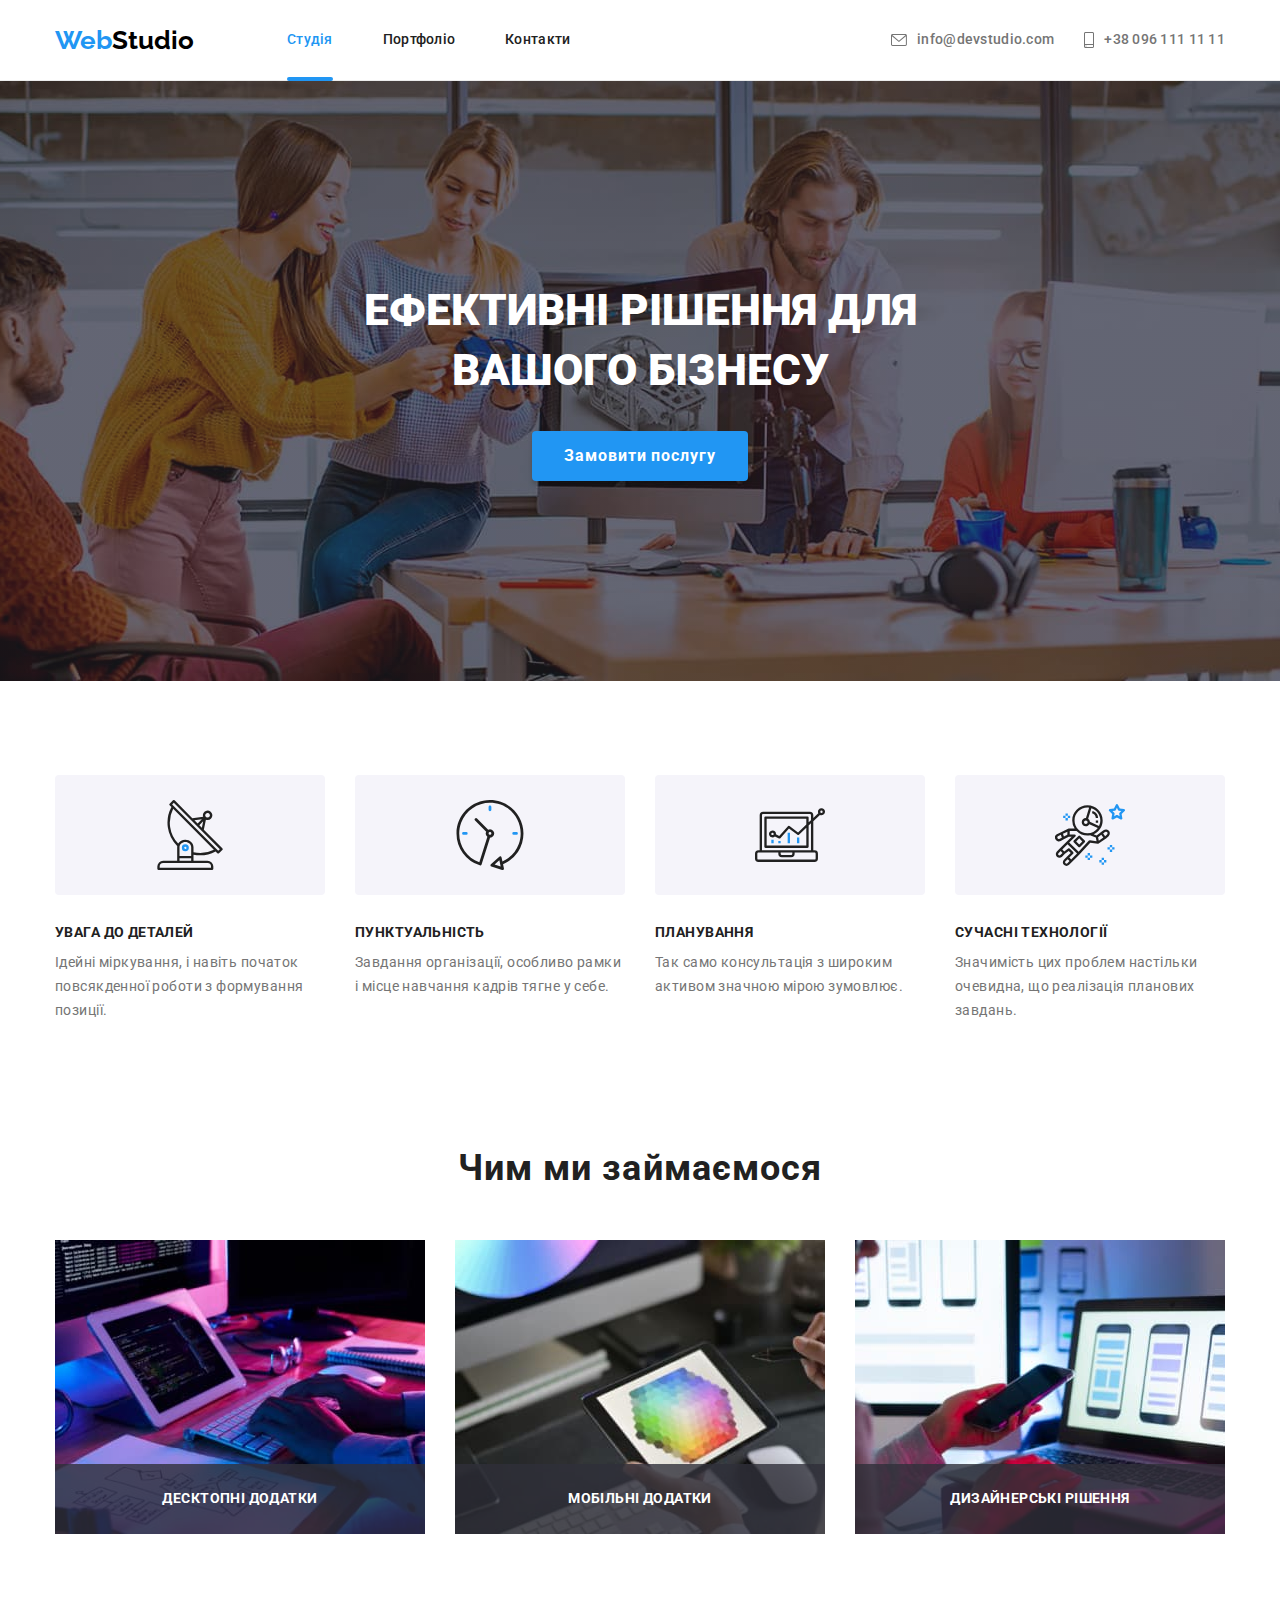
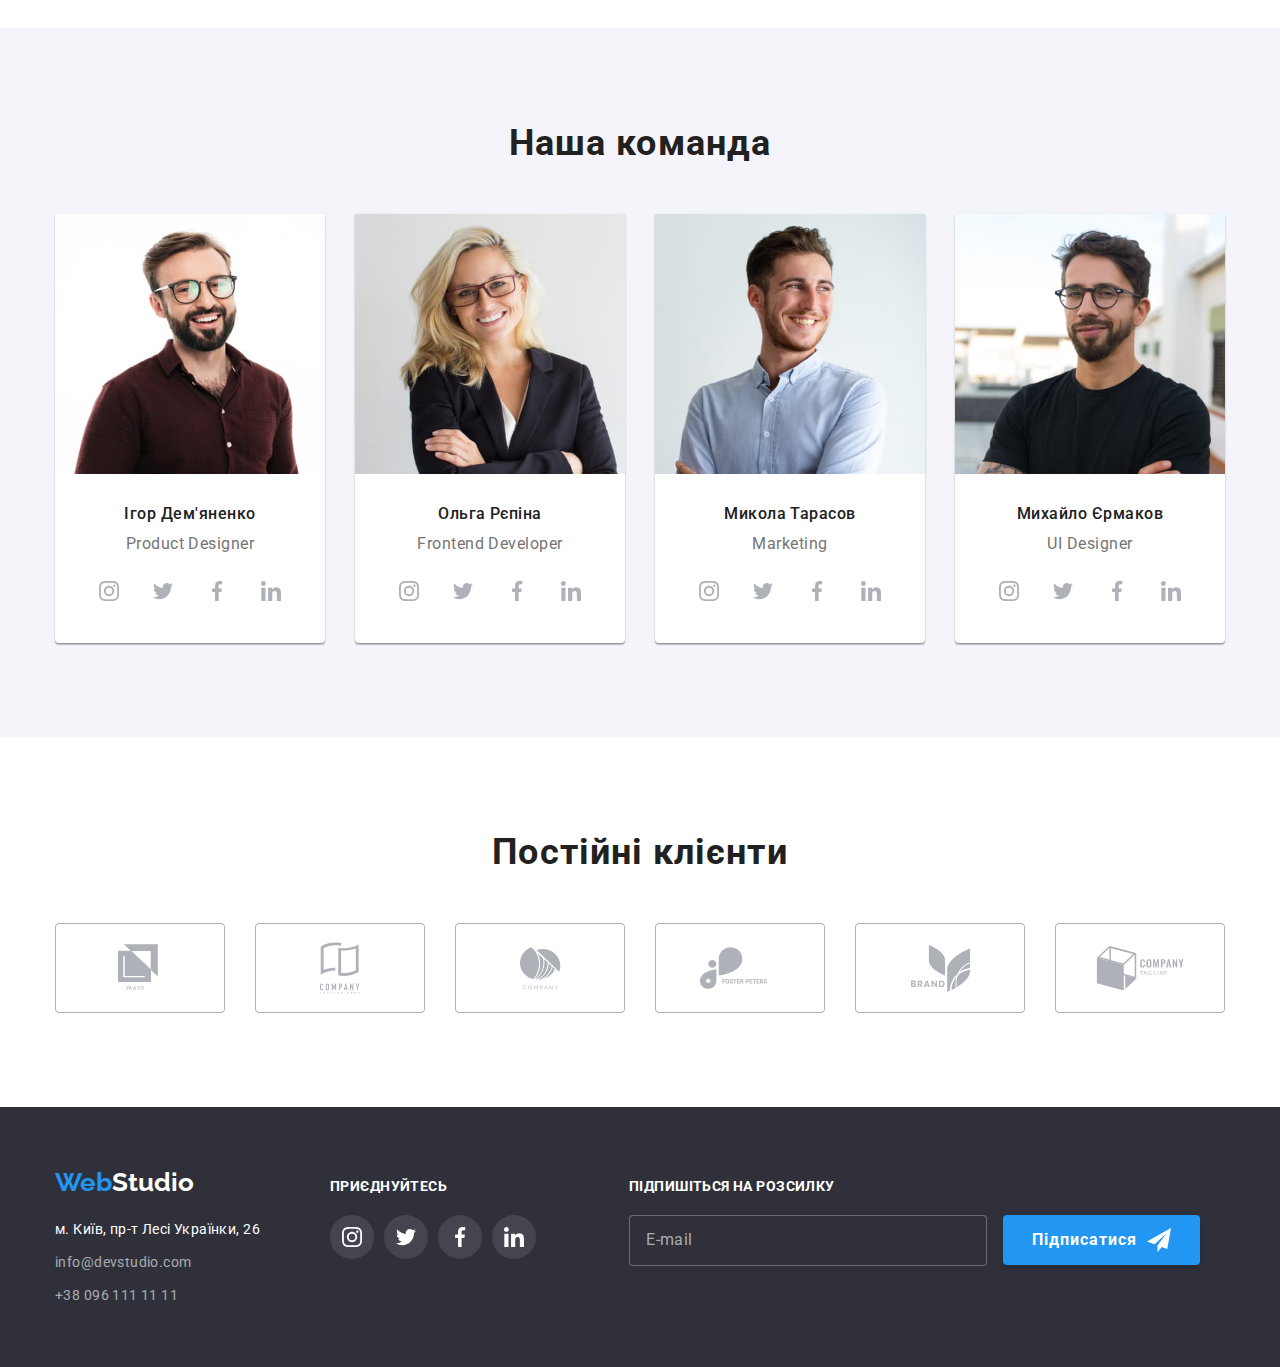
<file: index.html>
<!DOCTYPE html>
<html lang="ru">
  <head>
    <meta charset="UTF-8" />
    <meta name="viewport" content="width=device-width, initial-scale=1.0" />
    <title>Студия</title>
    <link rel="preconnect" href="https://fonts.gstatic.com" />
    <link
      href="https://fonts.googleapis.com/css2?family=Raleway:wght@700&family=Roboto:wght@400;500;700;900&display=swap"
      rel="stylesheet"
    />
    <link
      rel="stylesheet"
      href="https://cdnjs.cloudflare.com/ajax/libs/modern-normalize/1.0.0/modern-normalize.min.css"
    />
    <link rel="stylesheet" href="./css/main.min.css" />
  </head>
  <body>
    <header class="header">
      <div class="container header__container">
        <nav class="nav">
          <a href="./index.html" class="logo">
            <span class="logo--color">Web</span>Studio
          </a>
          <ul class="nav__list">
            <li class="nav__item">
              <a href="./index.html" class="nav__link nav__active">Студія</a>
            </li>
            <li class="nav__item">
              <a href="./portfolio.html" class="nav__link">Портфоліо</a>
            </li>
            <li class="nav__item">
              <a href="" class="nav__link">Контакти</a>
            </li>
          </ul>
        </nav>
        <ul class="contacts-list">
          <li class="contacts-list__item">
            <a href="mailto:info@devstudio.com" class="contacts-list__link">
              <svg class="contacts-list__icon" width="16" height="12">
                <use href="./images/symbol-defs.svg#icon-envelope"></use>
              </svg>
              info@devstudio.com</a
            >
          </li>
          <li class="contacts-list__item">
            <a href="tel:+380961111111" class="contacts-list__link">
              <svg class="contacts-list__icon" width="10" height="16">
                <use href="./images/symbol-defs.svg#icon-smartphone"></use>
              </svg>
              +38 096 111 11 11</a
            >
          </li>
        </ul>
        <button
          type="button"
          class="mobile-button js-open-menu"
          aria-expanded="false"
          aria-controls="menu-container"
        >
          <svg class="mobile-button__icon" width="24px" height="16px">
            <use
              class="mobile-button__menu"
              href="./images/symbol-defs.svg#mobile-menu"
            ></use>
          </svg>
        </button>
      </div>
    </header>

    <main>
      <section class="hero">
        <div class="hero__overlay">
          <div class="hero__container">
            <h1 class="hero__title">Ефективні рішення для вашого бізнесу</h1>
            <button class="hero__btn" data-modal-open>Замовити послугу</button>
          </div>
        </div>
      </section>

      <section class="advantages">
        <div class="container">
          <h2 class="advantages__title">Преимущества работы с нами</h2>
          <ul class="advantages__list">
            <li class="advantages__item">
              <div class="advantages__wrapper-icon">
                <svg class="advantages__icon" width="70" height="70">
                  <use href="./images/symbol-defs.svg#icon-antenna"></use>
                </svg>
              </div>
              <h3 class="advantages__subtitle">УВАГА ДО ДЕТАЛЕЙ</h3>
              <p class="advantages__text">
                Ідейні міркування, і навіть початок повсякденної роботи з
                формування позиції.
              </p>
            </li>
            <li class="advantages__item">
              <div class="advantages__wrapper-icon">
                <svg class="advantages__icon" width="70" height="70">
                  <use href="./images/symbol-defs.svg#icon-clock"></use>
                </svg>
              </div>
              <h3 class="advantages__subtitle">ПУНКТУАЛЬНІСТЬ</h3>
              <p class="advantages__text">
                Завдання організації, особливо рамки і місце навчання кадрів
                тягне у себе.
              </p>
            </li>
            <li class="advantages__item">
              <div class="advantages__wrapper-icon">
                <svg class="advantages__icon" width="70" height="70">
                  <use href="./images/symbol-defs.svg#icon-diagram"></use>
                </svg>
              </div>
              <h3 class="advantages__subtitle">ПЛАНУВАННЯ</h3>
              <p class="advantages__text">
                Так само консультація з широким активом значною мірою зумовлює.
              </p>
            </li>
            <li class="advantages__item">
              <div class="advantages__wrapper-icon">
                <svg class="advantages__icon" width="70" height="70">
                  <use href="./images/symbol-defs.svg#icon-astronaut"></use>
                </svg>
              </div>
              <h3 class="advantages__subtitle">СУЧАСНІ ТЕХНОЛОГІЇ</h3>
              <p class="advantages__text">
                Значимість цих проблем настільки очевидна, що реалізація
                планових завдань.
              </p>
            </li>
          </ul>
        </div>
      </section>

      <section class="projects">
        <div class="container">
          <h2 class="projects__title">Чим ми займаємося</h2>
          <ul class="project__list">
            <li class="projects__item">
              <img
                srcset="./images/tabl.jpg 1x, ./images/tabl@2x.jpg 2x"
                src="./images/tabl.jpg"
                alt="На фотографии планшет"
                width="370"
                height="294"
                class="projects__image"
              />
              <div class="projects__thumb">
                <h3 class="projects__subtitle">Десктопні додатки</h3>
              </div>
            </li>
            <li class="projects__item">
              <img
                srcset="./images/tel.jpg 1x, ./images/tel@2x.jpg 2x"
                src="./images/tel.jpg"
                alt="На фотографии телефон"
                width="370"
                height="294"
                class="projects__image"
              />
              <div class="projects__thumb">
                <h3 class="projects__subtitle">Мобільні додатки</h3>
              </div>
            </li>
            <li class="projects__item">
              <img
                srcset="./images/tabl2.jpg 1x, ./images/tabl2@2x.jpg 2x"
                src="./images/tabl2.jpg"
                alt="На фотографии компьютер и телефон"
                width="370"
                height="294"
                class="projects__image"
              />
              <div class="projects__thumb">
                <h3 class="projects__subtitle">Дизайнерські рішення</h3>
              </div>
            </li>
          </ul>
        </div>
      </section>

      <section class="teams">
        <div class="container">
          <h2 class="teams__title">Наша команда</h2>
          <ul class="teams__list">
            <li class="teams__items">
              <img
                srcset="./images/prod-450.jpg 1x, ./images/prod-450@2x.jpg 2x"
                src="./images/prod-450.jpg"
                alt="На фотографии Игорь Демьяненко"
                width="450"
                height="460"
                class="teams__image"
              />
              <div class="teams__content">
                <h3 class="teams__subtitle">Ігор Дем'яненко</h3>
                <p class="teams__text">Product Designer</p>
                <ul class="social">
                  <li class="social__item">
                    <a href="" class="social__link">
                      <svg class="social__icon" width="20" height="20">
                        <use
                          href="./images/symbol-defs.svg#icon-instagram"
                        ></use>
                      </svg>
                    </a>
                  </li>
                  <li class="social__item">
                    <a href="" class="social__link">
                      <svg class="social__icon" width="20" height="20">
                        <use href="./images/symbol-defs.svg#icon-twitter"></use>
                      </svg>
                    </a>
                  </li>
                  <li class="social__item">
                    <a href="" class="social__link">
                      <svg class="social__icon" width="20" height="20">
                        <use
                          href="./images/symbol-defs.svg#icon-facebook"
                        ></use>
                      </svg>
                    </a>
                  </li>
                  <li class="social__item">
                    <a href="" class="social__link">
                      <svg class="social__icon" width="20" height="20">
                        <use
                          href="./images/symbol-defs.svg#icon-linkedin"
                        ></use>
                      </svg>
                    </a>
                  </li>
                </ul>
              </div>
            </li>
            <li class="teams__items">
              <img
                srcset="./images/dev-450.jpg 1x, ./images/dev-450@2x.jpg 2x"
                src="./images/dev-450.jpg"
                alt="На фотографии Ольга Репина"
                width="450"
                height="460"
                class="teams__image"
              />
              <div class="teams__content">
                <h3 class="teams__subtitle">Ольга Рєпіна</h3>
                <p class="teams__text">Frontend Developer</p>
                <ul class="social">
                  <li class="social__item">
                    <a href="" class="social__link">
                      <svg class="social__icon" width="20" height="20">
                        <use
                          href="./images/symbol-defs.svg#icon-instagram"
                        ></use>
                      </svg>
                    </a>
                  </li>
                  <li class="social__item">
                    <a href="" class="social__link">
                      <svg class="social__icon" width="20" height="20">
                        <use href="./images/symbol-defs.svg#icon-twitter"></use>
                      </svg>
                    </a>
                  </li>
                  <li class="social__item">
                    <a href="" class="social__link">
                      <svg class="social__icon" width="20" height="20">
                        <use
                          href="./images/symbol-defs.svg#icon-facebook"
                        ></use>
                      </svg>
                    </a>
                  </li>
                  <li class="social__item">
                    <a href="" class="social__link">
                      <svg class="social__icon" width="20" height="20">
                        <use
                          href="./images/symbol-defs.svg#icon-linkedin"
                        ></use>
                      </svg>
                    </a>
                  </li>
                </ul>
              </div>
            </li>
            <li class="teams__items">
              <img
                srcset="./images/mark-450.jpg 1x, ./images/mark-450@2x.jpg 2x"
                src="./images/mark-450.jpg"
                alt="На фотографии Николай Тарасов"
                width="450"
                height="460"
                class="teams__image"
              />
              <div class="teams__content">
                <h3 class="teams__subtitle">Микола Тарасов</h3>
                <p class="teams__text">Marketing</p>
                <ul class="social">
                  <li class="social__item">
                    <a href="" class="social__link">
                      <svg class="social__icon" width="20" height="20">
                        <use
                          href="./images/symbol-defs.svg#icon-instagram"
                        ></use>
                      </svg>
                    </a>
                  </li>
                  <li class="social__item">
                    <a href="" class="social__link">
                      <svg class="social__icon" width="20" height="20">
                        <use href="./images/symbol-defs.svg#icon-twitter"></use>
                      </svg>
                    </a>
                  </li>
                  <li class="social__item">
                    <a href="" class="social__link">
                      <svg class="social__icon" width="20" height="20">
                        <use
                          href="./images/symbol-defs.svg#icon-facebook"
                        ></use>
                      </svg>
                    </a>
                  </li>
                  <li class="social__item">
                    <a href="" class="social__link">
                      <svg class="social__icon" width="20" height="20">
                        <use
                          href="./images/symbol-defs.svg#icon-linkedin"
                        ></use>
                      </svg>
                    </a>
                  </li>
                </ul>
              </div>
            </li>
            <li class="teams__items">
              <img
                srcset="./images/ui-450.jpg 1x, ./images/ui-450@2x.jpg 2x"
                src="./images/ui-450.jpg"
                alt="На фотографии Михаил Ермаков"
                width="450"
                height="460"
                class="teams__image"
              />
              <div class="teams__content">
                <h3 class="teams__subtitle">Михайло Єрмаков</h3>
                <p class="teams__text">UI Designer</p>
                <ul class="social">
                  <li class="social__item">
                    <a href="" class="social__link">
                      <svg class="social__icon" width="20" height="20">
                        <use
                          href="./images/symbol-defs.svg#icon-instagram"
                        ></use>
                      </svg>
                    </a>
                  </li>
                  <li class="social__item">
                    <a href="" class="social__link">
                      <svg class="social__icon" width="20" height="20">
                        <use href="./images/symbol-defs.svg#icon-twitter"></use>
                      </svg>
                    </a>
                  </li>
                  <li class="social__item">
                    <a href="" class="social__link">
                      <svg class="social__icon" width="20" height="20">
                        <use
                          href="./images/symbol-defs.svg#icon-facebook"
                        ></use>
                      </svg>
                    </a>
                  </li>
                  <li class="social__item">
                    <a href="" class="social__link">
                      <svg class="social__icon" width="20" height="20">
                        <use
                          href="./images/symbol-defs.svg#icon-linkedin"
                        ></use>
                      </svg>
                    </a>
                  </li>
                </ul>
              </div>
            </li>
          </ul>
        </div>
      </section>

      <section class="clients">
        <div class="container">
          <h2 class="clients__title">Постійні клієнти</h2>
          <ul class="clients__list">
            <li class="clients__item">
              <a href="" class="clients__link">
                <svg class="clients__icon" width="44" height="49">
                  <use href="./images/symbol-defs.svg#icon-logoYa"></use>
                </svg>
              </a>
            </li>
            <li class="clients__item">
              <a href="" class="clients__link">
                <svg class="clients__icon" width="40" height="52">
                  <use href="./images/symbol-defs.svg#icon-logoTag"></use>
                </svg>
              </a>
            </li>
            <li class="clients__item">
              <a href="" class="clients__link">
                <svg class="clients__icon" width="41" height="43">
                  <use href="./images/symbol-defs.svg#icon-logoComp"></use>
                </svg>
              </a>
            </li>
            <li class="clients__item">
              <a href="" class="clients__link">
                <svg class="clients__icon" width="80" height="43">
                  <use href="./images/symbol-defs.svg#icon-logoFoster"></use>
                </svg>
              </a>
            </li>
            <li class="clients__item">
              <a href="" class="clients__link">
                <svg class="clients__icon" width="59" height="47">
                  <use href="./images/symbol-defs.svg#icon-logoBrand"></use>
                </svg>
              </a>
            </li>
            <li class="clients__item">
              <a href="" class="clients__link">
                <svg class="clients__icon" width="89" height="45">
                  <use href="./images/symbol-defs.svg#icon-logoLine"></use>
                </svg>
              </a>
            </li>
          </ul>
        </div>
      </section>
    </main>
    <footer class="footer">
      <div class="container footer__container">
        <div class="footer__address">
          <a href="./index.html" class="logo footer__logo">
            <span class="logo--color">Web</span>Studio
          </a>
          <address class="address">
            <ul class="address__list">
              <li class="address__item">
                <a
                  class="address"
                  href="https://goo.gl/maps/BPx9wwYPHk5fyBjM7"
                ></a
                >м. Київ, пр-т Лесі Українки, 26
              </li>
              <li class="address__item">
                <a href="mailto:info@devstudio.com" class="address__link"
                  >info@devstudio.com</a
                >
              </li>
              <li class="address__item">
                <a href="tel:+380961111111" class="address__link"
                  >+38 096 111 11 11</a
                >
              </li>
            </ul>
          </address>
        </div>
        <div class="join">
          <b class="join__text">ПРИЄДНУЙТЕСЬ</b>
          <ul class="join__list">
            <li class="join__item">
              <a href="" class="join__link">
                <svg class="join__icon" width="20" height="20">
                  <use
                    href="./images/symbol-defs.svg#icon-instagramFooter"
                  ></use>
                </svg>
              </a>
            </li>
            <li class="join__item">
              <a href="" class="join__link">
                <svg class="join__icon" width="20" height="20">
                  <use href="./images/symbol-defs.svg#icon-twitterFooter"></use>
                </svg>
              </a>
            </li>
            <li class="join__item">
              <a href="" class="join__link">
                <svg class="join__icon" width="20" height="20">
                  <use
                    href="./images/symbol-defs.svg#icon-facebookFooter"
                  ></use>
                </svg>
              </a>
            </li>
            <li class="join__item">
              <a href="" class="join__link">
                <svg class="join__icon" width="20" height="20">
                  <use
                    href="./images/symbol-defs.svg#icon-linkedinFooter"
                  ></use>
                </svg>
              </a>
            </li>
          </ul>
        </div>
        <div class="distribution">
          <b class="distribution__text">ПІДПИШІТЬСЯ НА РОЗСИЛКУ</b>
          <form class="distribution__form">
            <input
              type="text"
              placeholder="E-mail"
              class="distribution__input"
            />
            <button type="submit" class="distribution__button">
              Підписатися
              <svg class="distribution__icon" width="24" height="24">
                <use href="./images/symbol-defs.svg#distribution-icon"></use>
              </svg>
            </button>
          </form>
        </div>
      </div>
    </footer>

    <div class="backdrop is-hidden" data-modal>
      <div class="modal">
        <button class="modal__btn" data-modal-close>
          <svg class="modal__icon" width="11" height="11">
            <use href="./images/symbol-defs.svg#icon-modal"></use>
          </svg>
        </button>
        <b class="modal__text">Залиште свої дані, ми вам передзвонимо</b>
        <form class="modal-form">
          <div class="modal-form__container">
            <label for="modal-name" class="modal-form__lable">Ім'я</label>
            <div class="modal-form__wrapper-input">
              <input
                type="text"
                name="name"
                class="modal__input"
                id="modal-name"
              />
              <svg class="modal-form__icon" width="18" height="18">
                <use href="./images/symbol-defs.svg#modal-person"></use>
              </svg>
            </div>
          </div>
          <div class="modal-form__container">
            <label for="modal-tel" class="modal-form__lable">Телефон</label>
            <div class="modal-form__wrapper-input">
              <input
                type="tel"
                name="tel"
                class="modal__input"
                id="modal-tel"
              />
              <svg class="modal-form__icon" width="18" height="18">
                <use href="./images/symbol-defs.svg#modal-phone"></use>
              </svg>
            </div>
          </div>
          <div class="modal-form__container">
            <label for="modal-email" class="modal-form__lable">Пошта</label>
            <div class="modal-form__wrapper-input">
              <input
                type="email"
                name="mail"
                class="modal__input"
                id="modal-email"
              />
              <svg class="modal-form__icon" width="18" height="18">
                <use href="./images/symbol-defs.svg#modal-email"></use>
              </svg>
            </div>
          </div>
          <div class="modal-form__container modal-form__wrapper-textarea">
            <label for="modal-textarea" class="modal-form__lable"
              >Коментар</label
            >
            <textarea
              name="comment"
              placeholder="Введіть текст"
              class="modal-form__textarea"
              id="modal-textarea"
            ></textarea>
          </div>
          <div class="modal-form__container modal-form__chekbox">
            <label class="contract">
              <input
                type="checkbox"
                name="checkbox"
                class="contract__checkbox visually-hidden"
              />
              <span class="contract__wrapper-checkbox">
                <span class="contract__check"></span>
                <svg class="contract__icon" width="16" height="15">
                  <use href="./images/symbol-defs.svg#modal-check"></use>
                </svg>
              </span>
              <span class="contract__text"
                >Погоджуюся з розсилкою та приймаю
                <a href="#" class="contract-link">Умови договору</a></span
              >
            </label>
          </div>
          <button type="submit" class="modal-form__button">Відправити</button>
        </form>
      </div>
    </div>
    <div class="menu-container js-menu-container" id="mobile-menu">
      <button class="menu-toggle js-close-menu">
        <svg class="mobile-button__icon" width="24px" height="16px">
          <use
            class="mobile-button__cross"
            href="./images/symbol-defs.svg#mobile-close"
          ></use>
        </svg>
      </button>
      <nav class="mobile-menu">
        <ul class="mobile-menu__list">
          <li class="mobile-menu__item">
            <a href="./index.html" class="mobile-menu__link mobile-menu__active"
              >Студія</a
            >
          </li>
          <li class="mobile-menu__item">
            <a href="./portfolio.html" class="mobile-menu__link">Портфоліо</a>
          </li>
          <li class="mobile-menu__item">
            <a href="" class="mobile-menu__link">Контакти</a>
          </li>
        </ul>
      </nav>
      <ul class="mobile-contacts">
        <li class="mobile-contacts__item">
          <a href="tel:+380961111111" class="mobile-contacts__link"
            >+38 096 111 11 11</a
          >
        </li>
        <li class="mobile-contacts__item">
          <a href="mailto:info@devstudio.com" class="mobile-contacts__link"
            >info@devstudio.com</a
          >
        </li>
      </ul>
      <ul class="mobile-social">
        <li class="mobile-social__list">
          <a href="#" class="mobile-social__link">Instagram</a>
        </li>
        <li class="mobile-social__list">
          <a href="#" class="mobile-social__link">Twitter</a>
        </li>
        <li class="mobile-social__list">
          <a href="#" class="mobile-social__link">Facebook</a>
        </li>
        <li class="mobile-social__list">
          <a href="#" class="mobile-social__link">LinkedIn</a>
        </li>
      </ul>
    </div>
    <script src="./js/modal.js"></script>
    <script src="./js/mobile-menu.js"></script>
  </body>
</html>
</file>
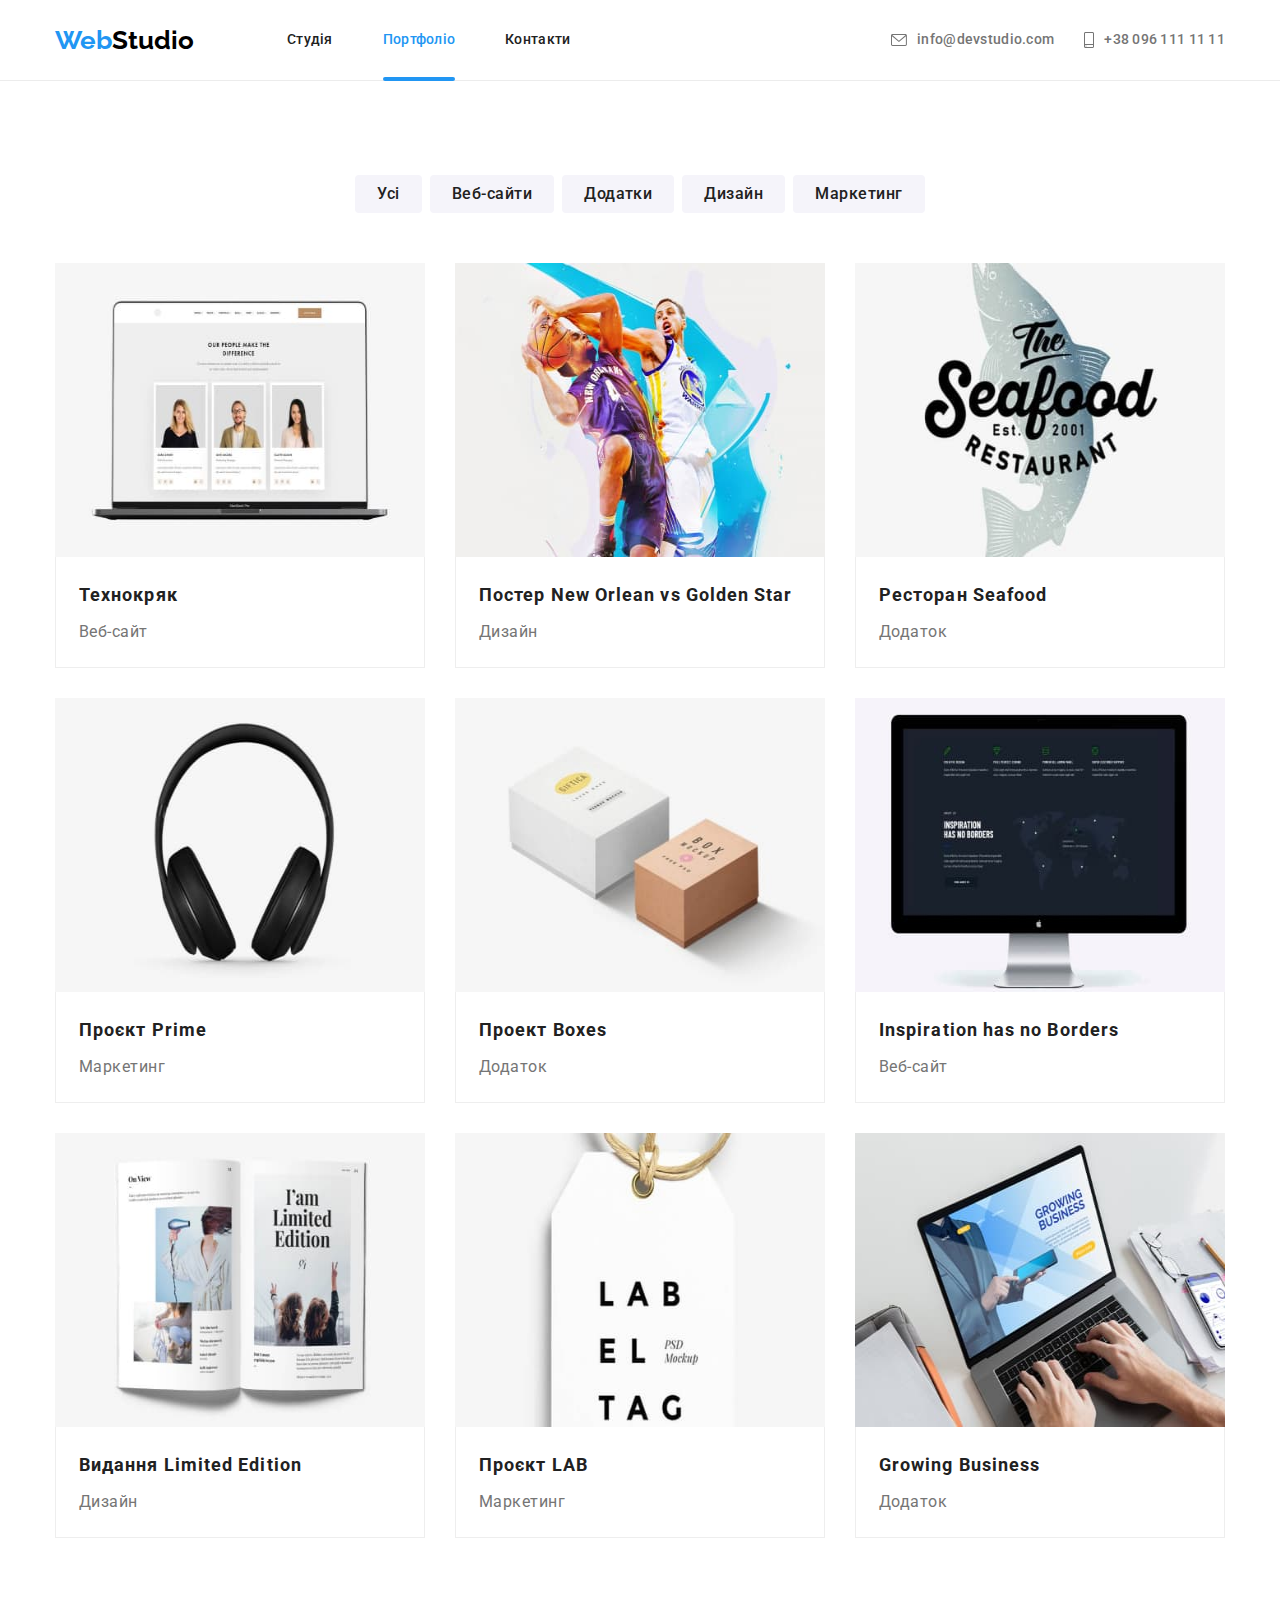
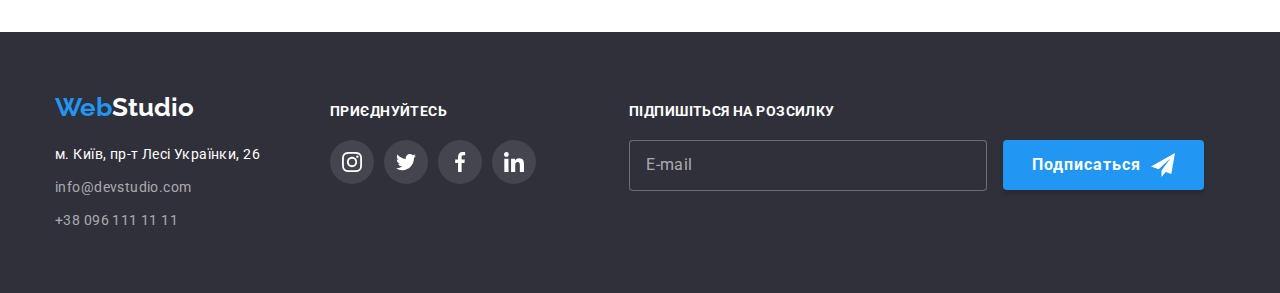
<file: portfolio.html>
<!DOCTYPE html>
<html lang="ru">
  <head>
    <meta charset="UTF-8" />
    <meta name="viewport" content="width=device-width, initial-scale=1.0" />
    <title>Студия</title>
    <link rel="preconnect" href="https://fonts.gstatic.com" />
    <link
      href="https://fonts.googleapis.com/css2?family=Raleway:wght@700&family=Roboto:ital,wght@0,500;0,700;1,400&display=swap"
      rel="stylesheet"
    />
    <link
      rel="stylesheet"
      href="https://cdnjs.cloudflare.com/ajax/libs/modern-normalize/1.0.0/modern-normalize.min.css"
    />
    <link rel="stylesheet" href="./css/main.min.css" />
  </head>
  <body>
    <header class="header">
      <div class="container header__container">
        <nav class="nav">
          <a href="./index.html" class="logo">
            <span class="logo--color">Web</span>Studio
          </a>
          <ul class="nav__list">
            <li class="nav__item">
              <a href="./index.html" class="nav__link">Студія</a>
            </li>
            <li class="nav__item">
              <a href="./portfolio.html" class="nav__link nav__active"
                >Портфоліо</a
              >
            </li>
            <li class="nav__item">
              <a href="" class="nav__link">Контакти</a>
            </li>
          </ul>
        </nav>
        <ul class="contacts-list">
          <li class="contacts-list__item">
            <a href="mailto:info@devstudio.com" class="contacts-list__link">
              <svg class="contacts-list__icon" width="16" height="12">
                <use href="./images/symbol-defs.svg#icon-envelope"></use>
              </svg>
              info@devstudio.com</a
            >
          </li>
          <li class="contacts-list__item">
            <a href="tel:+380961111111" class="contacts-list__link">
              <svg class="contacts-list__icon" width="10" height="16">
                <use href="./images/symbol-defs.svg#icon-smartphone"></use>
              </svg>
              +38 096 111 11 11</a
            >
          </li>
        </ul>
        <button
          type="button"
          class="mobile-button js-open-menu"
          aria-expanded="false"
          aria-controls="menu-container"
        >
          <svg class="mobile-button__icon" width="24px" height="16px">
            <use
              class="mobile-button__menu"
              href="./images/symbol-defs.svg#mobile-menu"
            ></use>
          </svg>
        </button>
      </div>
    </header>
    <main>
      <section class="portfolio">
        <div class="container">
          <h1 class="visually-hidden">Наши проекты</h1>
          <ul class="filter__list">
            <li class="filer__items">
              <button type="button" class="filter__button">Усі</button>
            </li>
            <li class="filer__items">
              <button type="button" class="filter__button">Веб-сайти</button>
            </li>
            <li class="filer__items">
              <button type="button" class="filter__button">Додатки</button>
            </li>
            <li class="filer__items">
              <button type="button" class="filter__button">Дизайн</button>
            </li>
            <li class="filer__items">
              <button type="button" class="filter__button">Маркетинг</button>
            </li>
          </ul>
          <ul class="portfolio__list">
            <li class="portfolio__item">
              <a href="" class="portfolio__link">
                <div class="portfolio__thumb">
                  <img
                    srcset="
                      ./images/site-450.jpg    1x,
                      ./images/site-450@2x.jpg 2x
                    "
                    src="./images/site-450.jpg"
                    alt="Картинка веб-сайта Технокряк"
                    width="450"
                    height="294"
                    class="portfolio__img"
                  />
                  <div class="portfolio__movein">
                    <p>
                      Ресурс пропонує комплексні пропозиції з різним рівнем
                      функціоналу та сервісів. Все це дозволить відвідувачу
                      отримати вичерпні відомості про компанію чи приватну
                      особу.
                    </p>
                  </div>
                </div>
                <div class="portfolio__cont">
                  <h2 class="portfolio__title">Технокряк</h2>
                  <p class="portfolio__text">Веб-сайт</p>
                </div>
              </a>
            </li>
            <li class="portfolio__item">
              <a href="" class="portfolio__link">
                <div class="portfolio__thumb">
                  <img
                    srcset="
                      ./images/basketball-450.jpg    1x,
                      ./images/basketball-450@2x.jpg 2x
                    "
                    src="./images/basketball-450.jpg"
                    alt="Постер New Orlean vs Golden Star"
                    width="450"
                    height="294"
                    class="portfolio__img"
                  />
                  <div class="portfolio__movein">
                    <p>
                      Ресурс пропонує комплексні пропозиції з різним рівнем
                      функціоналу та сервісів. Все це дозволить відвідувачу
                      отримати вичерпні відомості про компанію чи приватну
                      особу.
                    </p>
                  </div>
                </div>
                <div class="portfolio__cont">
                  <h2 class="portfolio__title">
                    Постер New Orlean vs Golden Star
                  </h2>
                  <p class="portfolio__text">Дизайн</p>
                </div>
              </a>
            </li>
            <li class="portfolio__item">
              <a href="" class="portfolio__link">
                <div class="portfolio__thumb">
                  <img
                    srcset="
                      ./images/rest-450.jpg    1x,
                      ./images/rest-450@2x.jpg 2x
                    "
                    src="./images/rest-450.jpg"
                    alt="Картинка приложения ресторана Seafood"
                    width="450"
                    height="294"
                    class="portfolio__img"
                  />
                  <div class="portfolio__movein">
                    <p>
                      Ресурс пропонує комплексні пропозиції з різним рівнем
                      функціоналу та сервісів. Все це дозволить відвідувачу
                      отримати вичерпні відомості про компанію чи приватну
                      особу.
                    </p>
                  </div>
                </div>
                <div class="portfolio__cont">
                  <h2 class="portfolio__title">Ресторан Seafood</h2>
                  <p class="portfolio__text">Додаток</p>
                </div>
              </a>
            </li>
            <li class="portfolio__item">
              <a href="" class="portfolio__link">
                <div class="portfolio__thumb">
                  <img
                    srcset="
                      ./images/prime-450.jpg    1x,
                      ./images/prime-450@2x.jpg 2x
                    "
                    src="./images/prime-450.jpg"
                    alt="Картинка проекта Prime"
                    width="450"
                    height="294"
                    class="portfolio__img"
                  />
                  <div class="portfolio__movein">
                    <p>
                      Ресурс пропонує комплексні пропозиції з різним рівнем
                      функціоналу та сервісів. Все це дозволить відвідувачу
                      отримати вичерпні відомості про компанію чи приватну
                      особу.
                    </p>
                  </div>
                </div>
                <div class="portfolio__cont">
                  <h2 class="portfolio__title">Проєкт Prime</h2>
                  <p class="portfolio__text">Маркетинг</p>
                </div>
              </a>
            </li>
            <li class="portfolio__item">
              <a href="" class="portfolio__link">
                <div class="portfolio__thumb">
                  <img
                    srcset="
                      ./images/boxes-450.jpg    1x,
                      ./images/boxes-450@2x.jpg 2x
                    "
                    src="./images/boxes-450.jpg"
                    alt="Картинка проекта Boxes"
                    width="450"
                    height="294"
                    class="portfolio__img"
                  />
                  <div class="portfolio__movein">
                    <p>
                      Ресурс пропонує комплексні пропозиції з різним рівнем
                      функціоналу та сервісів. Все це дозволить відвідувачу
                      отримати вичерпні відомості про компанію чи приватну
                      особу.
                    </p>
                  </div>
                </div>
                <div class="portfolio__cont">
                  <h2 class="portfolio__title">Проект Boxes</h2>
                  <p class="portfolio__text">Додаток</p>
                </div>
              </a>
            </li>
            <li class="portfolio__item">
              <a href="" class="portfolio__link">
                <div class="portfolio__thumb">
                  <img
                    srcset="
                      ./images/web-site-450.jpg    1x,
                      ./images/web-site-450@2x.jpg 2x
                    "
                    src="./images/web-site-450.jpg"
                    alt="Картинка веб-сайта"
                    width="450"
                    height="294"
                    class="portfolio__img"
                  />
                  <div class="portfolio__movein">
                    <p>
                      Ресурс пропонує комплексні пропозиції з різним рівнем
                      функціоналу та сервісів. Все це дозволить відвідувачу
                      отримати вичерпні відомості про компанію чи приватну
                      особу.
                    </p>
                  </div>
                </div>
                <div class="portfolio__cont">
                  <h2 class="portfolio__title">Inspiration has no Borders</h2>
                  <p class="portfolio__text">Веб-сайт</p>
                </div>
              </a>
            </li>
            <li class="portfolio__item">
              <a href="" class="portfolio__link">
                <div class="portfolio__thumb">
                  <img
                    srcset="
                      ./images/limited-450.jpg    1x,
                      ./images/limited-450@2x.jpg 2x
                    "
                    src="./images/limited-450.jpg"
                    alt="Картинка с книгой"
                    width="450"
                    height="294"
                    class="portfolio__img"
                  />
                  <div class="portfolio__movein">
                    <p>
                      Ресурс пропонує комплексні пропозиції з різним рівнем
                      функціоналу та сервісів. Все це дозволить відвідувачу
                      отримати вичерпні відомості про компанію чи приватну
                      особу.
                    </p>
                  </div>
                </div>
                <div class="portfolio__cont">
                  <h2 class="portfolio__title">Видання Limited Edition</h2>
                  <p class="portfolio__text">Дизайн</p>
                </div>
              </a>
            </li>
            <li class="portfolio__item">
              <a href="" class="portfolio__link">
                <div class="portfolio__thumb">
                  <img
                    srcset="./images/lab-450.jpg 1x, ./images/lab-450@2x.jpg 2x"
                    src="./images/lab-450.jpg"
                    alt="Картинка проекта Lab"
                    width="450"
                    height="294"
                    class="portfolio__img"
                  />
                  <div class="portfolio__movein">
                    <p>
                      Ресурс пропонує комплексні пропозиції з різним рівнем
                      функціоналу та сервісів. Все це дозволить відвідувачу
                      отримати вичерпні відомості про компанію чи приватну
                      особу.
                    </p>
                  </div>
                </div>
                <div class="portfolio__cont">
                  <h2 class="portfolio__title">Проєкт LAB</h2>
                  <p class="portfolio__text">Маркетинг</p>
                </div>
              </a>
            </li>
            <li class="portfolio__item">
              <a href="" class="portfolio__link">
                <div class="portfolio__thumb">
                  <img
                    srcset="
                      ./images/business-450.jpg    1x,
                      ./images/business-450@2x.jpg 2x
                    "
                    src="./images/business-450.jpg"
                    alt="Картинка приложения Growing Business"
                    width="450"
                    height="294"
                    class="portfolio__img"
                  />
                  <div class="portfolio__movein">
                    <p>
                      Ресурс пропонує комплексні пропозиції з різним рівнем
                      функціоналу та сервісів. Все це дозволить відвідувачу
                      отримати вичерпні відомості про компанію чи приватну
                      особу.
                    </p>
                  </div>
                </div>
                <div class="portfolio__cont">
                  <h2 class="portfolio__title">Growing Business</h2>
                  <p class="portfolio__text">Додаток</p>
                </div>
              </a>
            </li>
          </ul>
        </div>
      </section>
    </main>
    <footer class="footer">
      <div class="container footer__container">
        <div class="footer__address">
          <a href="./index.html" class="logo footer__logo">
            <span class="logo--color">Web</span>Studio
          </a>
          <address class="address">
            <ul class="address__list">
              <li class="address__item">
                <a
                  class="address"
                  href="https://goo.gl/maps/BPx9wwYPHk5fyBjM7"
                ></a
                >м. Київ, пр-т Лесі Українки, 26
              </li>
              <li class="address__item">
                <a href="mailto:info@devstudio.com" class="address__link"
                  >info@devstudio.com</a
                >
              </li>
              <li class="address__item">
                <a href="tel:+380961111111" class="address__link"
                  >+38 096 111 11 11</a
                >
              </li>
            </ul>
          </address>
        </div>
        <div class="join">
          <b class="join__text">ПРИЄДНУЙТЕСЬ</b>
          <ul class="join__list">
            <li class="join__item">
              <a href="" class="join__link">
                <svg class="join__icon" width="20" height="20">
                  <use
                    href="./images/symbol-defs.svg#icon-instagramFooter"
                  ></use>
                </svg>
              </a>
            </li>
            <li class="join__item">
              <a href="" class="join__link">
                <svg class="join__icon" width="20" height="20">
                  <use href="./images/symbol-defs.svg#icon-twitterFooter"></use>
                </svg>
              </a>
            </li>
            <li class="join__item">
              <a href="" class="join__link">
                <svg class="join__icon" width="20" height="20">
                  <use
                    href="./images/symbol-defs.svg#icon-facebookFooter"
                  ></use>
                </svg>
              </a>
            </li>
            <li class="join__item">
              <a href="" class="join__link">
                <svg class="join__icon" width="20" height="20">
                  <use
                    href="./images/symbol-defs.svg#icon-linkedinFooter"
                  ></use>
                </svg>
              </a>
            </li>
          </ul>
        </div>
        <div class="distribution">
          <b class="distribution__text">ПІДПИШІТЬСЯ НА РОЗСИЛКУ</b>
          <form class="distribution__form">
            <input
              type="text"
              placeholder="E-mail"
              class="distribution__input"
            />
            <button type="submit" class="distribution__button">
              Подписаться
              <svg class="distribution__icon" width="24" height="24">
                <use href="./images/symbol-defs.svg#distribution-icon"></use>
              </svg>
            </button>
          </form>
        </div>
      </div>
    </footer>
    <div class="menu-container js-menu-container" id="mobile-menu">
      <button class="menu-toggle js-close-menu">
        <svg class="mobile-button__icon" width="24px" height="16px">
          <use
            class="mobile-button__cross"
            href="./images/symbol-defs.svg#mobile-close"
          ></use>
        </svg>
      </button>
      <nav class="mobile-menu">
        <ul class="mobile-menu__list">
          <li class="mobile-menu__item">
            <a href="./index.html" class="mobile-menu__link">Студія</a>
          </li>
          <li class="mobile-menu__item">
            <a
              href="./portfolio.html"
              class="mobile-menu__link mobile-menu__active"
              >Портфоліо</a
            >
          </li>
          <li class="mobile-menu__item">
            <a href="" class="mobile-menu__link">Контакти</a>
          </li>
        </ul>
      </nav>
      <ul class="mobile-contacts">
        <li class="mobile-contacts__item">
          <a href="tel:+380961111111" class="mobile-contacts__link"
            >+38 096 111 11 11</a
          >
        </li>
        <li class="mobile-contacts__item">
          <a href="mailto:info@devstudio.com" class="mobile-contacts__link"
            >info@devstudio.com</a
          >
        </li>
      </ul>
      <ul class="mobile-social">
        <li class="mobile-social__list">
          <a href="#" class="mobile-social__link">Instagram</a>
        </li>
        <li class="mobile-social__list">
          <a href="#" class="mobile-social__link">Twitter</a>
        </li>
        <li class="mobile-social__list">
          <a href="#" class="mobile-social__link">Facebook</a>
        </li>
        <li class="mobile-social__list">
          <a href="#" class="mobile-social__link">LinkedIn</a>
        </li>
      </ul>
    </div>
    <script src="./js/mobile-menu.js"></script>
  </body>
</html>
</file>
<file: css/main.min.css>
:root{--logo: #2196F3;--button: #188CE8;--border: #000000;--main: #212121;--secondary: #757575;--size: #ffffff;--section-one: #2F303A;--sec-button: #F5F4FA;--footer: #2F303A;--social: #AFB1B8;--header-border: #ECECEC}body{font-family:"Roboto",sans-serif;line-height:1.2;background-color:#fff}body.modal-open{overflow:hidden}img{display:block;max-width:100%;height:auto}.container{margin:0 auto;padding-left:15px;padding-right:15px;min-width:320px}@media screen and (min-width: 480px){.container{width:480px}}@media screen and (min-width: 768px){.container{width:768px}}@media screen and (min-width: 1200px){.container{width:1200px}}.color-logo{color:#000}.logo--color{color:#2196f3}.logo{font-family:"Raleway",sans-serif;font-weight:700;font-size:24px;line-height:1.17;text-decoration:none;color:#000}@media screen and (min-width: 768px){.logo{font-size:26px}}.header{border-bottom:1px solid #ececec}.header__container{display:flex;align-items:center}@media screen and (max-width: 767px){.header__container{justify-content:space-between}}@media screen and (max-width: 480px){.header__container .nav__item:not(:last-child){margin-right:0}}.nav{display:flex;align-items:center}.nav__list{list-style:none;margin:0;padding-left:0}@media screen and (max-width: 767px){.nav__list{display:none}}@media screen and (min-width: 768px){.nav__list{display:flex}}.header .container{min-height:80px}.contacts-list{list-style:none;margin:0;padding-left:0;margin-left:auto}@media screen and (max-width: 767px){.contacts-list{display:none}}@media screen and (min-width: 768px){.contacts-list{display:flex;flex-direction:column}}@media screen and (min-width: 1200px){.contacts-list{flex-direction:row}}.nav__link,.contacts-list__link{display:flex;align-items:center;font-weight:500;font-size:14px;line-height:1.14;letter-spacing:.02em;text-decoration:none;transition:color 250ms cubic-bezier(0.4, 0, 0.2, 1)}.contacts-list__link{color:#757575}.contacts-list__link:hover,.contacts-list__link:focus{color:#2196f3}.nav__link{display:block;padding-top:32px;padding-bottom:32px;color:#212121}.nav__link:hover,.nav__link:focus{color:#2196f3}.nav__active{color:#2196f3;position:relative}.nav__active::after{display:inline-block;position:absolute;left:0;bottom:-1px;content:"";width:100%;height:4px;border-radius:2px;background-color:#2196f3}@media screen and (min-width: 768px){.nav .logo{margin-right:88px}}@media screen and (min-width: 1200px){.nav .logo{margin-right:93px}}.nav__item:not(:last-child){margin-right:50px}.contacts-list__item:last-child{margin-left:50px}@media screen and (min-width: 768px){.contacts-list__item:last-child{margin-left:0}}@media screen and (min-width: 768px){.contacts-list__item:first-child{margin-bottom:10px}}@media screen and (min-width: 1200px){.contacts-list__item:first-child{margin-right:30px;margin-bottom:0}}.contacts-list__icon{fill:#757575;margin-right:10px;transition:fill 250ms cubic-bezier(0.4, 0, 0.2, 1)}.contacts-list__link:hover .contacts-list__icon{fill:#2196f3}.tel-link::before{content:"";display:inline-flex;width:10px;height:16px;background-image:url(../images/smartphone.svg);margin-right:10px}.mobile-button{width:40px;height:40px;border:none;padding:12px 8px;background-color:#fff}.mobile-button:hover,.mobile-button:focus{fill:#2196f3}@media screen and (min-width: 768px){.mobile-button{display:none}}.header__container.is-open .nav__list{display:block}.header__container.is-open .contacts-list{display:block}.menu-container{position:fixed;top:0;left:0;width:100vw;height:100vh;padding:48px 40px;background-color:#fff;transform:translateX(100%);transition:transform 250ms ease-in-out}.menu-container.is-open{transform:translateX(0)}.menu-toggle{padding:11px;position:absolute;top:10px;right:15px;border:none;background-color:#fff}.menu-toggle:hover,.menu-toggle:focus{fill:#2196f3}.mobile-menu{font-weight:500;font-size:40px;line-height:1.175;letter-spacing:.02em;min-height:63vh;margin-bottom:14px}.mobile-menu__list{list-style:none;margin:0;padding:0}.mobile-menu__item{margin-bottom:32px}.mobile-contacts{font-weight:500;font-size:34px;line-height:1.18;letter-spacing:.02em;list-style:none;margin:0 0 64px 0;padding:0}.mobile-contacts__item{margin-bottom:32px}.mobile-contacts__item:first-child .mobile-contacts__link{color:#2196f3}.mobile-contacts__link{text-decoration:none;color:#757575;white-space:nowrap}.mobile-social{display:flex;font-weight:500;font-size:18px;line-height:1.22;letter-spacing:.02em;list-style:none;padding:0;margin:0 0 0 -10px;flex-wrap:wrap;justify-content:center}.mobile-social__list{padding:0 10px;border-right:1px solid rgba(33,33,33,.2)}.mobile-social__list:first-child{padding-left:0}.mobile-social__link{text-decoration:none;color:#2196f3}.mobile-menu__link{color:#212121;text-decoration:none}.mobile-menu__active{color:#2196f3}.hero__overlay{display:flex;min-height:400px;background-image:linear-gradient(to right, rgba(47, 48, 58, 0.4), rgba(47, 48, 58, 0.4)),url(../images/bg-header-480.jpg);background-color:#2f303a;background-repeat:no-repeat;background-size:cover;background-position:center;text-align:center;align-items:center;justify-content:center;margin:auto}@media screen and (min-device-pixel-ratio: 2),screen and (min-resolution: 192dpi),screen and (min-resolution: 2dppx){.hero__overlay{background-image:linear-gradient(to right, rgba(47, 48, 58, 0.4), rgba(47, 48, 58, 0.4)),url(../images/bg-header-480@2x.jpg)}}@media screen and (min-width: 768px){.hero__overlay{background-image:linear-gradient(to right, rgba(47, 48, 58, 0.4), rgba(47, 48, 58, 0.4)),url(../images/bg-header-768.jpg)}}@media screen and (min-width: 768px)and (min-device-pixel-ratio: 2),screen and (min-width: 768px)and (min-resolution: 192dpi),screen and (min-width: 768px)and (min-resolution: 2dppx){.hero__overlay{background-image:linear-gradient(to right, rgba(47, 48, 58, 0.4), rgba(47, 48, 58, 0.4)),url(../images/bg-header-768@2x.jpg)}}@media screen and (min-width: 1200px){.hero__overlay{min-height:600px;background-image:linear-gradient(to right, rgba(47, 48, 58, 0.4), rgba(47, 48, 58, 0.4)),url(../images/bg-header-1600.jpg)}}@media screen and (min-width: 1200px)and (min-device-pixel-ratio: 2),screen and (min-width: 1200px)and (min-resolution: 192dpi),screen and (min-width: 1200px)and (min-resolution: 2dppx){.hero__overlay{background-image:linear-gradient(to right, rgba(47, 48, 58, 0.4), rgba(47, 48, 58, 0.4)),url(../images/bg-header-1600@2x.jpg)}}.hero__container{width:370px}@media screen and (min-width: 1200px){.hero__container{width:646px}}.hero__btn{display:inline-block;font-family:"Roboto",sans-serif;font-style:normal;font-weight:700;font-size:16px;line-height:1.88;padding:10px 32px;letter-spacing:.06em;background-color:#2196f3;box-shadow:0px 4px 4px rgba(0,0,0,.15);border:none;border-radius:4px;cursor:pointer;color:#fff}.hero__title{font-weight:900;font-size:26px;line-height:1.62;text-transform:uppercase;margin-top:0;margin-bottom:30px;color:#fff}@media screen and (min-width: 1200px){.hero__title{font-size:44px;line-height:1.36}}.backdrop{position:fixed;top:0;left:0;width:100%;height:100%;background:rgba(0,0,0,.2);z-index:2;transition:opacity 250ms cubic-bezier(0.4, 0, 0.2, 1);overflow-y:scroll;padding:93px 15px}.backdrop.is-hidden{opacity:0;pointer-events:none}@media screen and (min-width: 768px){.backdrop.is-hidden .modal{transform:translate(-50%, -50%) scale(0.8)}}.modal{position:relative;background-color:#fff;box-shadow:0px 1px 3px rgba(0,0,0,.12),0px 1px 1px rgba(0,0,0,.14),0px 2px 1px rgba(0,0,0,.2);border-radius:4px;padding:40px}@media screen and (min-width: 768px){.modal{position:absolute;top:50%;left:50%;transform:translate(-50%, -50%) scale(1);width:450px;z-index:3;transition:transform 250ms cubic-bezier(0.4, 0, 0.2, 1)}}@media screen and (min-width: 1200px){.modal{width:528px}}.modal__btn{position:absolute;top:8px;right:8px;width:30px;height:30px;border-radius:50%;cursor:pointer;background-color:#fff;border:1px solid rgba(0,0,0,.1)}.modal__btn:hover{fill:#2196f3}.modal__text{display:inline-block;font-weight:700;font-size:20px;line-height:1.15;text-align:center;letter-spacing:.03em;color:#212121;margin-bottom:12px}.modal-form__container{position:relative;display:flex;flex-direction:column;margin-bottom:10px}.modal-form__wrapper-input{position:relative}.modal-form__lable{margin-bottom:4px;font-weight:400;font-size:12px;line-height:1.17;letter-spacing:.01em;color:#757575}.modal__input{width:100%;padding:11px 12px 11px 42px;font-size:14px;border:1px solid rgba(33,33,33,.2);box-sizing:border-box;border-radius:4px;transition:border 250ms cubic-bezier(0.4, 0, 0.2, 1)}.modal__input:focus{outline:none;border:1px solid #2196f3}.modal__input:focus+.modal-form__icon{fill:#2196f3}.modal-form__textarea{resize:none;margin-top:4px;padding:12px 16px;border:1px solid rgba(33,33,33,.2);box-sizing:border-box;border-radius:4px;height:120px;transition:border 250ms cubic-bezier(0.4, 0, 0.2, 1)}.modal-form__textarea:focus{outline:none;border:1px solid #2196f3}.modal-form__textarea::placeholder{font-size:14px;line-height:1.14;letter-spacing:.01em;color:rgba(117,117,117,.5)}.modal-form__icon{position:absolute;top:50%;left:12px;transform:translateY(-50%);transition:fill 250ms cubic-bezier(0.4, 0, 0.2, 1)}.contract{display:flex;align-items:center}@media screen and (min-width: 1200px){.contract{padding:0 11px 0 12px}}.modal-form__wrapper-textarea{margin-bottom:20px}.modal-form__chekbox{margin-bottom:30px}.contract__text{font-weight:400;font-size:12px;line-height:1.71;letter-spacing:.03em;color:#757575}@media screen and (min-width: 1200px){.contract__text{font-size:14px}}.contract-link{font-weight:400;font-size:12px;line-height:1.71;letter-spacing:.03em;color:#2196f3}@media screen and (min-width: 1200px){.contract-link{font-size:14px}}.contract__wrapper-checkbox{position:relative;width:16px;height:15px;margin-right:8px}.contract__icon{position:absolute;top:0;left:0;opacity:0;border-radius:2px;transition:background-color 250ms cubic-bezier(0.4, 0, 0.2, 1),opacity 250ms cubic-bezier(0.4, 0, 0.2, 1)}.contract__check{width:inherit;height:inherit;position:absolute;top:0;left:0;opacity:1;border-radius:2px;border:2px solid #212121;transition:opacity 250ms cubic-bezier(0.4, 0, 0.2, 1)}.contract__checkbox:checked+.contract__wrapper-checkbox .contract__check{opacity:0}.contract__checkbox:checked+.contract__wrapper-checkbox .contract__icon{opacity:1;background-color:#2196f3}.modal-form__button{display:block;margin:0 auto;padding:10px 55px 10px 56px;background-color:#2196f3;font-family:"Roboto",sans-serif;font-weight:400;font-size:16px;line-height:1.87;letter-spacing:.06em;color:#fff;border:rgba(0,0,0,0);border-radius:4px;box-shadow:0px 4px 4px rgba(0,0,0,.15);transition:background-color 250ms cubic-bezier(0.4, 0, 0.2, 1);cursor:pointer}.modal-form__button:hover{background-color:#188ce8}.advantages{padding-top:60px;padding-bottom:60px}@media screen and (min-width: 1200px){.advantages{padding-top:94px;padding-bottom:94px}}.advantages__list{list-style:none;margin:0;padding-left:0}@media screen and (min-width: 768px){.advantages__list{display:flex;flex-wrap:wrap}}@media screen and (min-width: 768px)and (max-width: 1199px){.advantages__list{margin-bottom:-30px}}.advantages__item{margin-bottom:30px}@media screen and (min-width: 768px){.advantages__item{width:calc((100% - 30px)/2);margin-right:30px}}@media screen and (min-width: 1200px){.advantages__item{width:calc((100% - 60px)/3)}}.advantages__item:last-child{margin-right:0}@media screen and (min-width: 768px){.advantages__item:last-child{margin-right:0}}@media screen and (min-width: 768px)and (max-width: 1199px){.advantages__item:nth-child(2n){margin-right:0}}@media screen and (min-width: 1200px){.advantages__item{width:calc((100% - 90px)/4)}}@media screen and (max-width: 767px){.advantages__item:last-of-type{margin-bottom:0}}.advantages__wrapper-icon{display:flex;justify-content:center;align-items:center;background-color:#f5f4fa;border-radius:4px;margin:auto;height:120px;margin-bottom:30px}.advantages__subtitle{font-weight:700;font-size:14px;line-height:1.14;letter-spacing:.03em;text-transform:uppercase;margin-top:0;margin-bottom:10px;color:#212121}@media screen and (max-width: 480px){.advantages__subtitle{text-align:center}}.advantages__text,.address{font-weight:400;font-size:14px;line-height:1.71;letter-spacing:.03em;font-style:normal}.advantages__text{margin-top:0;margin-bottom:0;color:#757575}.projects{display:none;padding-bottom:94px;padding-top:0}@media screen and (min-width: 1200px){.projects{display:block}}.projects__image:last-child{margin-right:0}.projects__item{position:relative;width:370px;height:294px;margin-right:30px}.projects__item:last-child{margin-right:0}.projects__thumb{position:absolute;left:0;bottom:0;width:100%;height:70px;background:rgba(47,48,58,.8);text-align:center;padding-top:27px;padding-bottom:27px}.project__list{display:flex;list-style:none;margin:0;padding-left:0}.projects__subtitle{font-weight:700;font-size:14px;line-height:1.14;letter-spacing:.03em;text-transform:uppercase;margin:0;color:#fff}.projects__title{font-weight:700;font-size:36px;text-align:center;letter-spacing:.03em;margin-top:0;margin-bottom:50px;color:#212121}.teams__title{font-weight:700;font-size:28px;line-height:1.18;text-align:center;letter-spacing:.03em;margin-top:0;margin-bottom:30px;color:#212121}@media screen and (min-width: 1200px){.teams__title{font-size:36px;margin-bottom:50px}}.teams{padding-top:60px;padding-bottom:60px;background-color:#f5f4fa}@media screen and (min-width: 1200px){.teams{padding-top:94px;padding-bottom:94px}}.teams__list{list-style:none;margin:0;padding-left:0}@media screen and (min-width: 768px){.teams__list{display:flex;flex-wrap:wrap}}.teams__image{display:block;height:460px}@media screen and (min-width: 768px){.teams__image{height:374px}}@media screen and (min-width: 1200px){.teams__image{height:260px}}.teams__content{padding:30px 32px}.teams__items{width:100%;margin-bottom:30px;background:#fff;box-shadow:0px 1px 3px rgba(0,0,0,.12),0px 1px 1px rgba(0,0,0,.14),0px 2px 1px rgba(0,0,0,.2);border-radius:0px 0px 4px 4px}@media screen and (min-width: 768px)and (max-width: 1199px){.teams__items{width:calc((100% - 30px)/2);margin-right:30px}.teams__items:nth-child(2n){margin-right:0}}@media screen and (min-width: 1200px){.teams__items{width:calc((100% - 90px)/4);margin-right:30px;margin-bottom:0}.teams__items:last-child{margin-right:0;margin-bottom:0}}.teams__subtitle{font-weight:500;font-size:16px;text-align:center;letter-spacing:.03em;margin-top:0;margin-bottom:10px;color:#212121}.teams__text{font-weight:400;font-size:16px;text-align:center;letter-spacing:.03em;margin-top:0;margin-bottom:16px;color:#757575}.social{display:flex;justify-content:center;list-style:none;margin:0;padding-left:0}.social__item{margin-right:10px}.social__item:last-child{margin-right:0}.social__link{display:flex;justify-content:center;align-items:center;width:44px;height:44px;border-radius:50%;transition:background-color 250ms cubic-bezier(0.4, 0, 0.2, 1)}.social__link:hover{background-color:#2196f3}.social__link:hover .social__icon{fill:#fff}.social__icon{fill:#afb1b8;transition:fill 250ms cubic-bezier(0.4, 0, 0.2, 1)}.clients{padding-top:60px;padding-bottom:60px}@media screen and (min-width: 1200px){.clients{padding-top:94px;padding-bottom:94px}}.clients__list{display:flex;flex-wrap:wrap;justify-content:space-between;list-style:none;margin:0;padding-left:0}.clients__title{margin-top:0;font-weight:700;font-size:28px;line-height:1.18;text-align:center;letter-spacing:.03em;color:#212121;margin-bottom:30px}@media screen and (min-width: 1200px){.clients__title{font-size:36px;margin-bottom:50px}}.clients__link{display:flex;justify-content:center;align-items:center;height:90px;border:1px solid #afb1b8;border-radius:4px;transition:border 250ms cubic-bezier(0.4, 0, 0.2, 1)}@media screen and (min-width: 1200px){.clients__link{width:170px}}.clients__link>svg{transition:fill 250ms cubic-bezier(0.4, 0, 0.2, 1)}.clients__link:hover{border:1px solid #2196f3}.clients__link:hover>svg{fill:#2196f3}.clients__icon{fill:#afb1b8}.clients__item{margin-bottom:30px;width:calc((100% - 30px)/2)}.clients__item:last-child{margin-bottom:0}@media screen and (min-width: 1200px){.clients__item:last-child{margin-right:0}}@media screen and (min-width: 768px){.clients__item{width:calc((100% - 60px)/3)}}@media screen and (min-width: 1200px){.clients__item{width:170px;margin-right:30px;margin-bottom:0}}.footer{background-color:var(--footer);padding-top:60px;padding-bottom:60px}@media screen and (min-width: 768px){.footer__container{display:flex;flex-wrap:wrap;justify-content:space-around}}@media screen and (min-width: 1200px){.footer__container{justify-content:left}}.address{margin-top:20px;color:#fff}.address__list{list-style:none;margin:0;padding-left:0}.footer__logo{color:var(--size)}.address__link{text-decoration:none;color:rgba(255,255,255,.6)}.address__item:not(:last-of-type){margin-bottom:9px}.footer__address{text-align:center}@media screen and (max-width: 767px){.footer__address{margin-bottom:60px}}@media screen and (min-width: 1200px){.footer__address{text-align:left;margin-right:70px}}.join__text{display:inline-block;font-weight:700;font-size:14px;line-height:1.14;letter-spacing:.03em;text-transform:uppercase;color:var(--size);margin-bottom:20px}@media screen and (min-width: 1200px){.join__text{margin-top:12px}}.join__list{display:flex;justify-content:center;list-style:none;margin:0;padding-left:0}.join__item{background:rgba(255,255,255,.1);border-radius:50%;margin-right:10px}.join__item:last-child{margin-right:0}.join__link{display:flex;justify-content:center;align-items:center;width:44px;height:44px;border-radius:50%;transition:background-color 250ms cubic-bezier(0.4, 0, 0.2, 1)}.join__link:hover{background-color:var(--logo)}.join__icon{fill:var(--size)}.join{text-align:center}@media screen and (max-width: 767px){.join{margin-bottom:60px}}@media screen and (min-width: 1200px){.join{text-align:left;margin-right:93px}}.distribution{text-align:center}@media screen and (min-width: 768px){.distribution{margin-top:60px}}@media screen and (min-width: 1200px){.distribution{margin-top:0;text-align:left}}.distribution__text{display:inline-block;font-weight:700;font-size:14px;line-height:1.14;letter-spacing:.03em;text-transform:uppercase;color:var(--size);margin-bottom:20px}@media screen and (min-width: 1200px){.distribution__text{margin-top:12px}}.distribution__input{width:100%;margin-bottom:20px;font-size:16px;background-color:var(--footer);border:1px solid rgba(255,255,255,.3);border-radius:4px;padding:15px 16px;color:rgba(255,255,255,.6);outline:none;transition:border 250ms cubic-bezier(0.4, 0, 0.2, 1)}.distribution__input::placeholder{font-weight:400;font-size:16px;line-height:1.25;letter-spacing:.03em;color:rgba(255,255,255,.6)}.distribution__input:focus{border:1px solid var(--size)}@media screen and (min-width: 1200px){.distribution__input{width:358px;margin-right:12px;margin-bottom:0}}.distribution__button{display:inline-flex;align-items:center;font-family:"Roboto",sans-serif;font-weight:700;font-size:16px;line-height:1.88;padding:10px 29px;letter-spacing:.06em;color:var(--size);background-color:var(--logo);border:none;border-radius:4px;cursor:pointer;box-shadow:0px 4px 4px rgba(0,0,0,.15)}.distribution__icon{margin-left:10px;fill:var(--size)}.advantages__title,.visually-hidden{position:absolute;width:1px;height:1px;margin:-1px;border:0;padding:0;white-space:nowrap;clip-path:inset(100%);clip:rect(0 0 0 0);overflow:hidden}.filter__button{font-family:"Roboto",sans-serif;font-weight:500;font-size:16px;line-height:1.63;text-align:center;letter-spacing:.03em;padding:6px 22px;border:0px solid rgba(0,0,0,0);outline:rgba(0,0,0,0);border-radius:4px;background-color:#f5f4fa;color:#212121;transition:background-color 250ms cubic-bezier(0.4, 0, 0.2, 1),box-shadow 250ms cubic-bezier(0.4, 0, 0.2, 1),color 250ms cubic-bezier(0.4, 0, 0.2, 1)}.filter__button:hover,.filter__button:focus{cursor:pointer;background-color:#2196f3;color:#fff;box-shadow:0px 3px 1px rgba(0,0,0,.1),0px 1px 2px rgba(0,0,0,.08),0px 2px 2px rgba(0,0,0,.12)}.filter__list{display:flex;justify-content:center;flex-wrap:wrap;list-style:none;margin:0;padding-left:0;margin-bottom:50px}@media screen and (max-width: 480px){.filter__list{justify-content:left}}@media screen and (max-width: 768px){.filter__list{margin-bottom:30px}}.filer__items{margin-right:8px}@media screen and (max-width: 480px){.filer__items:nth-child(-n+3){margin-bottom:15px}}.filer__items:last-child{margin-right:0}.portfolio{padding-top:60px;padding-bottom:60px}@media screen and (min-width: 1200px){.portfolio{padding-top:94px;padding-bottom:94px}}.portfolio__title{font-weight:700;font-size:18px;line-height:2;letter-spacing:.06em;margin-top:0;margin-bottom:4px;color:#212121}.portfolio__text{font-weight:400;font-size:16px;line-height:1.88;letter-spacing:.03em;margin-top:0;margin-bottom:0;color:#757575}@media screen and (min-width: 768px){.portfolio,.portfolio__list{display:flex;flex-wrap:wrap}}.portfolio__list{list-style:none;margin:0;padding-left:0}.portfolio__cont{border-left:1px solid #eee;border-right:1px solid #eee;border-bottom:1px solid #eee;padding:20px 23px}.portfolio__item{margin-bottom:30px}@media screen and (min-width: 768px)and (max-width: 1199px){.portfolio__item{width:calc((100% - 30px)/2);margin-right:30px}.portfolio__item:nth-child(2n){margin-right:0}.portfolio__item:first-child .portfolio__cont{min-height:146px}}@media screen and (min-width: 1200px){.portfolio__item{width:calc((100% - 60px)/3);margin-right:30px}.portfolio__item:nth-child(3n){margin-right:0}.portfolio__item:nth-last-child(-n+3){margin-bottom:0}}.portfolio__img{display:block;height:294px}.portfolio__link{display:block;text-decoration:none;transition:box-shadow 250ms cubic-bezier(0.4, 0, 0.2, 1)}.portfolio__link:hover{box-shadow:0px 1px 1px rgba(0,0,0,.12),0px 4px 4px rgba(0,0,0,.06),1px 4px 6px rgba(0,0,0,.16)}.portfolio__link:hover .portfolio__movein{transform:translateY(0)}.portfolio__thumb{position:relative;width:100%;height:100%;overflow:hidden}.portfolio__movein{position:absolute;top:1px;left:0;width:100%;height:100%;padding:63px 22px;background-color:rgba(33,150,243,.9);transition:transform 250ms cubic-bezier(0.4, 0, 0.2, 1);transform:translateY(100%)}.portfolio__movein>p{font-style:normal;margin:0;font-weight:400;font-size:18px;line-height:1.56;letter-spacing:.03em;color:#fff}/*# sourceMappingURL=main.min.css.map */
</file>
